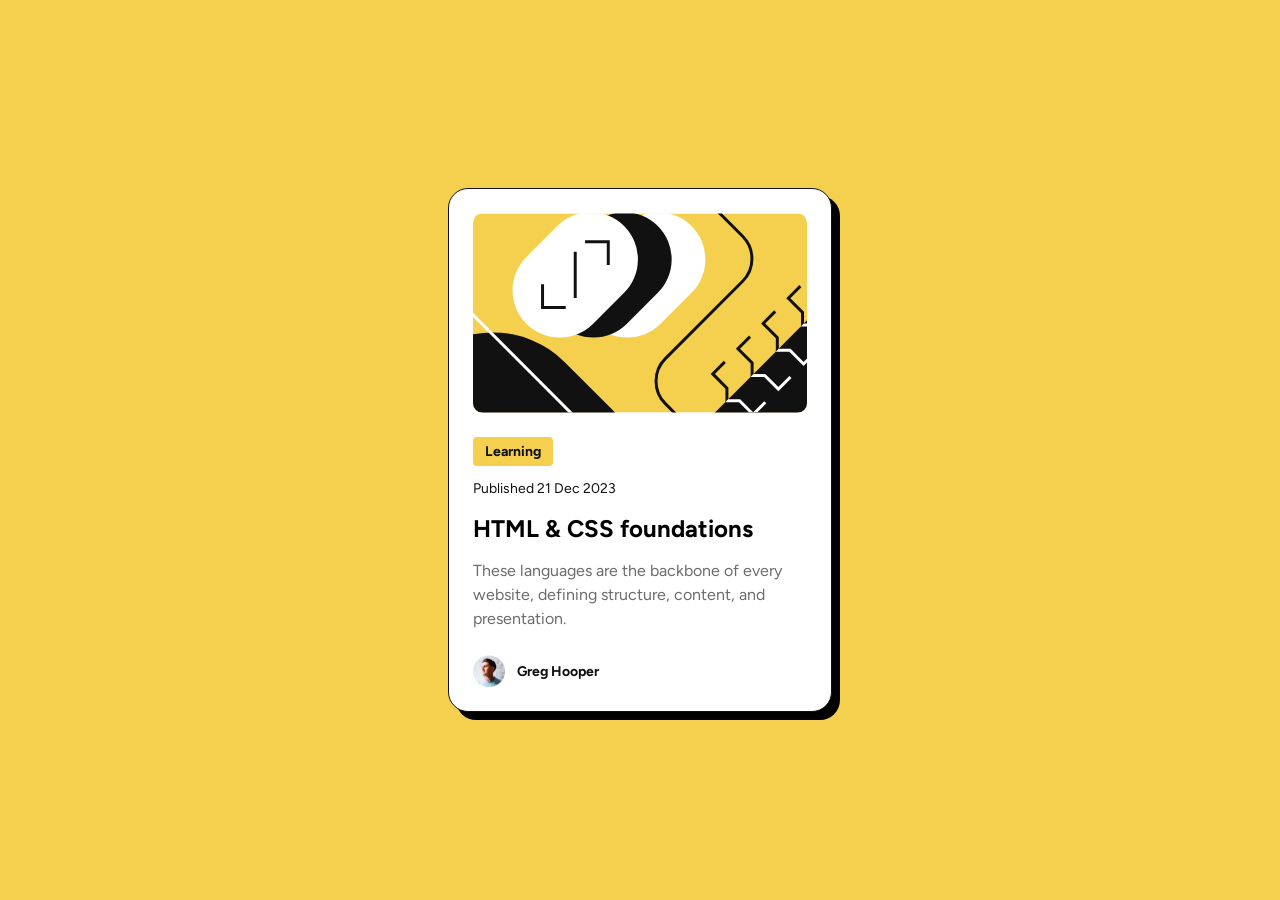
<file: 02-blog-preview-card/index.html>
<!doctype html>
<html lang="en">
  <head>
    <meta charset="UTF-8" />
    <meta name="viewport" content="width=device-width, initial-scale=1.0" />
    <!-- displays site properly based on user's device -->

    <link
      rel="icon"
      type="image/png"
      sizes="32x32"
      href="./assets/images/favicon-32x32.png"
    />

    <title>Frontend Mentor | Blog preview card</title>

    <link rel="preconnect" href="https://fonts.googleapis.com" />
    <link rel="preconnect" href="https://fonts.gstatic.com" crossorigin />
    <link
      href="https://fonts.googleapis.com/css2?family=Figtree:ital,wght@0,300..900;1,300..900&display=swap"
      rel="stylesheet"
    />

    <link rel="stylesheet" href="./css/styles.css" />
  </head>

  <body>
    <main>
      <img
        class="card-image"
        src="assets/images/illustration-article.svg"
        alt=""
      />

      <div class="card-content">
        <p class="card-tag">Learning</p>
        <time>Published 21 Dec 2023</time>
        <h1><a href="#">HTML & CSS foundations</a></h1>
        <p class="card-description">
          These languages are the backbone of every website, defining structure,
          content, and presentation.
        </p>
      </div>

      <div class="card-author">
        <img
          class="card-author-img"
          src="./assets/images/image-avatar.webp"
          alt="Greg Hooper"
        />
        <p class="card-author-name">Greg Hooper</p>
      </div>
    </main>
  </body>
</html>
</file>
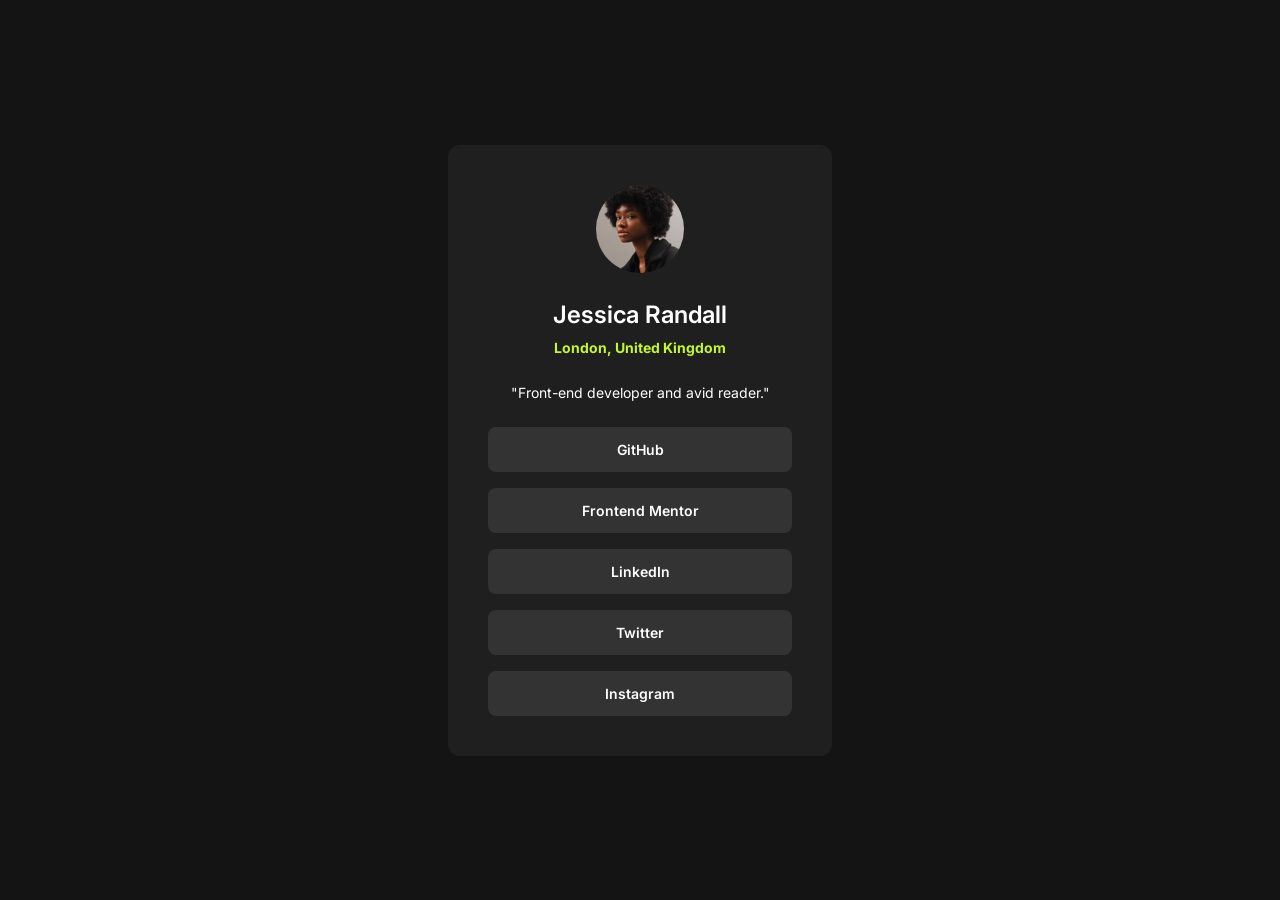
<file: 03-social-links-profile/index.html>
<!doctype html>
<html lang="en">
  <head>
    <meta charset="UTF-8" />
    <meta name="viewport" content="width=device-width, initial-scale=1.0" />
    <!-- displays site properly based on user's device -->

    <link
      rel="icon"
      type="image/png"
      sizes="32x32"
      href="./assets/images/favicon-32x32.png"
    />

    <title>Frontend Mentor | Social links profile</title>

    <link rel="preconnect" href="https://fonts.googleapis.com" />
    <link rel="preconnect" href="https://fonts.gstatic.com" crossorigin />
    <link
      href="https://fonts.googleapis.com/css2?family=Inter:ital,opsz,wght@0,14..32,100..900;1,14..32,100..900&display=swap"
      rel="stylesheet"
    />

    <link rel="stylesheet" href="./css/styles.css" />
  </head>

  <body>
    <main>
      <img
        class="profile-img"
        src="./assets/images/avatar-jessica.jpeg"
        alt="Jessica Randall"
      />

      <div class="name-location">
        <h1>Jessica Randall</h1>
        <p class="location">London, United Kingdom</p>
      </div>

      <p>"Front-end developer and avid reader."</p>

      <ul class="links">
        <li><a href="#">GitHub</a></li>
        <li><a href="#">Frontend Mentor</a></li>
        <li><a href="#">LinkedIn</a></li>
        <li><a href="#">Twitter</a></li>
        <li><a href="#">Instagram</a></li>
      </ul>
    </main>
  </body>
</html>
</file>
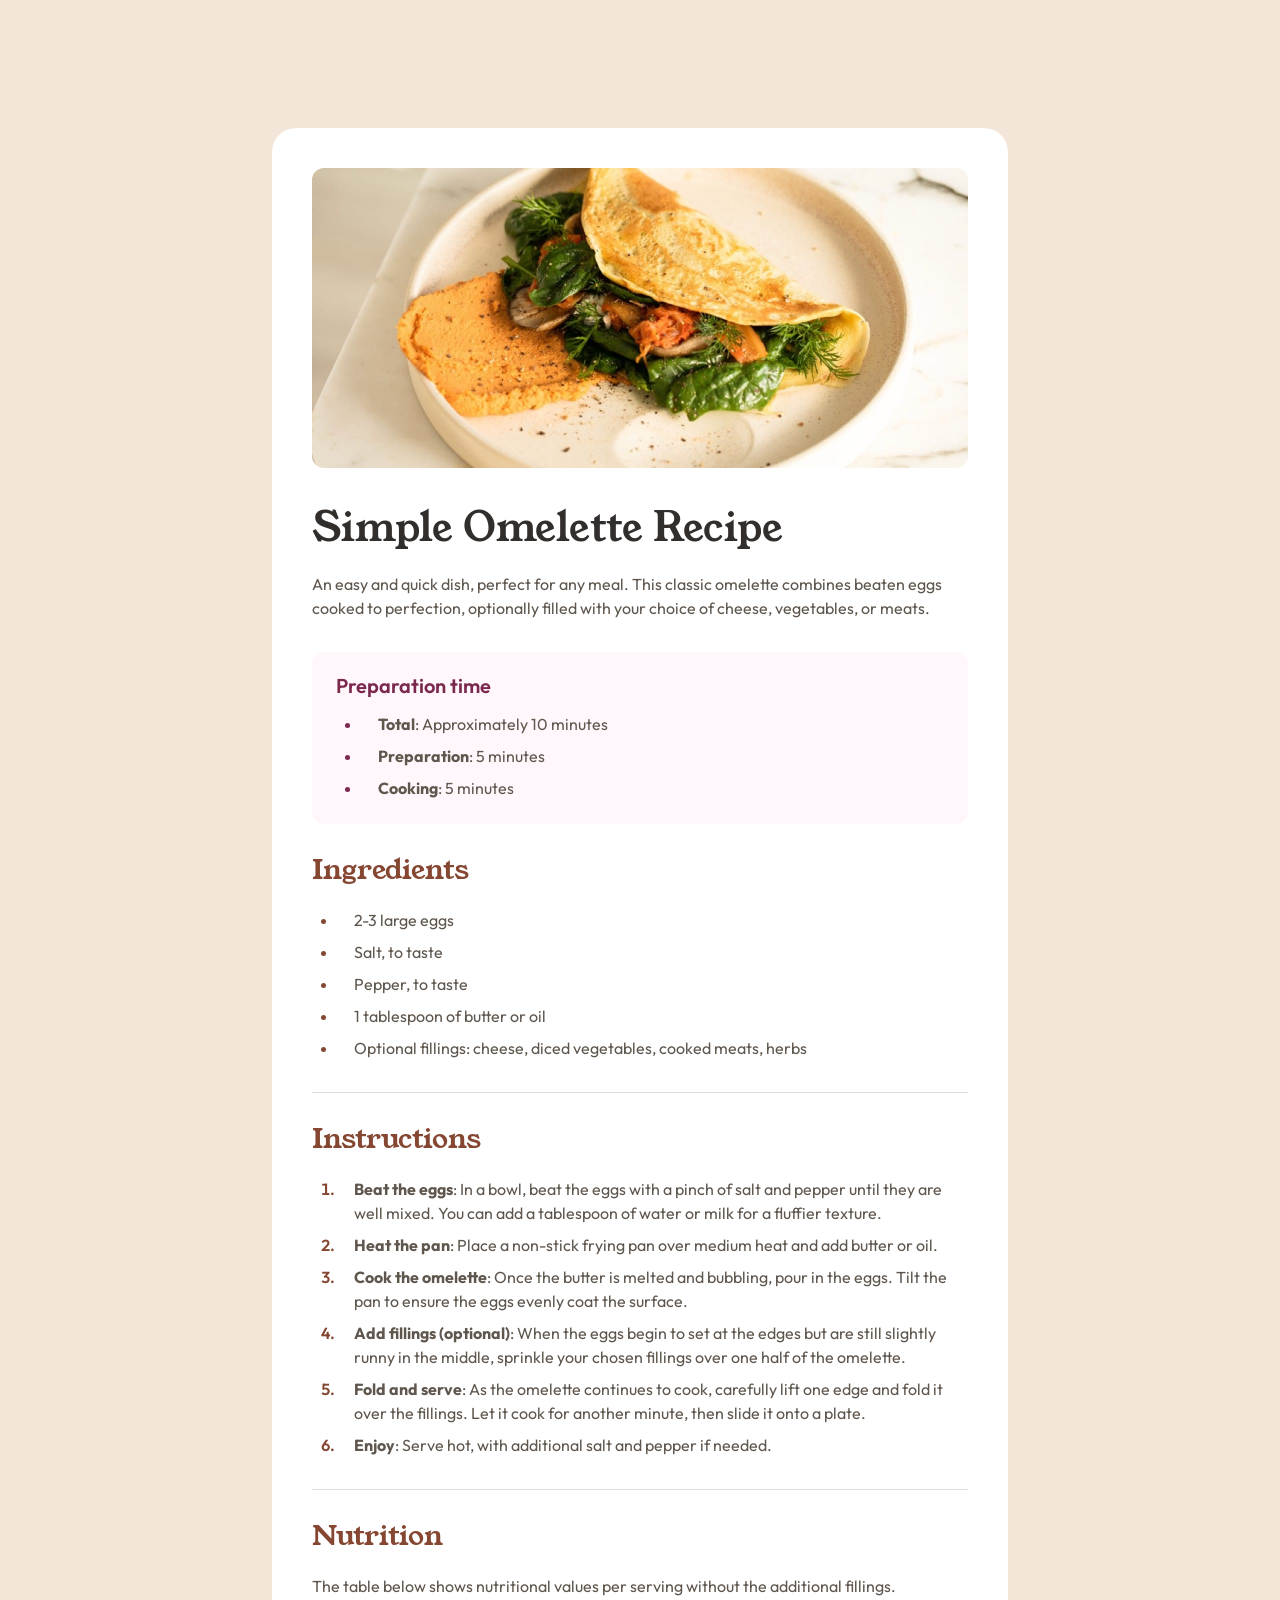
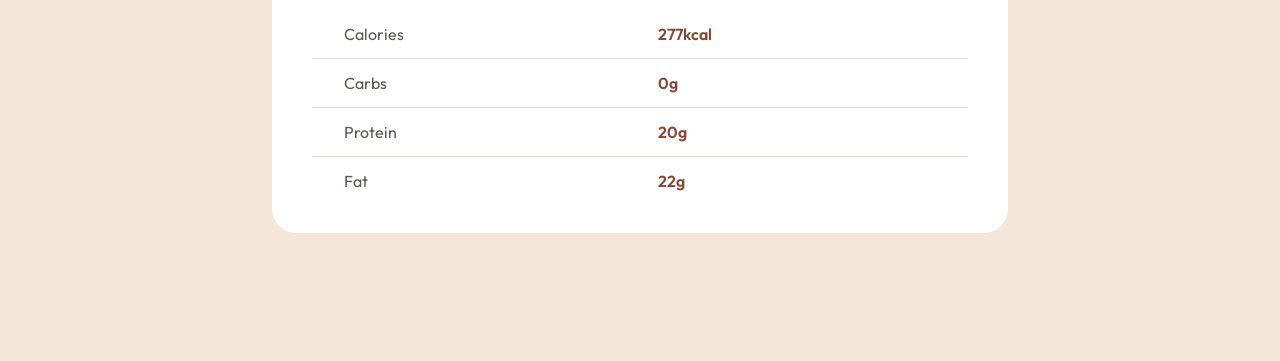
<file: 04-recipe-page/index.html>
<!doctype html>
<html lang="en">
  <head>
    <meta charset="UTF-8" />
    <meta name="viewport" content="width=device-width, initial-scale=1.0" />
    <!-- displays site properly based on user's device -->

    <link
      rel="icon"
      type="image/png"
      sizes="32x32"
      href="./assets/images/favicon-32x32.png"
    />

    <title>Frontend Mentor | Recipe page</title>

    <link rel="preconnect" href="https://fonts.googleapis.com" />
    <link rel="preconnect" href="https://fonts.gstatic.com" crossorigin />
    <link
      href="https://fonts.googleapis.com/css2?family=Young+Serif&display=swap"
      rel="stylesheet"
    />
    <link
      href="https://fonts.googleapis.com/css2?family=Outfit:wght@100..900&display=swap"
      rel="stylesheet"
    />

    <link rel="stylesheet" href="./css/styles.css" />
  </head>

  <body>
    <main>
      <img
        src="./assets/images/image-omelette.jpeg"
        alt="Omelette with vegetables on a plate"
      />

      <header>
        <h1>Simple Omelette Recipe</h1>
        <p>
          An easy and quick dish, perfect for any meal. This classic omelette
          combines beaten eggs cooked to perfection, optionally filled with your
          choice of cheese, vegetables, or meats.
        </p>
      </header>

      <article>
        <section class="preparation-time">
          <h2 class="preparation-time-title">Preparation time</h2>
          <ul>
            <li><strong>Total</strong>: Approximately 10 minutes</li>
            <li><strong>Preparation</strong>: 5 minutes</li>
            <li><strong>Cooking</strong>: 5 minutes</li>
          </ul>
        </section>

        <section class="ingredients">
          <h2>Ingredients</h2>
          <ul>
            <li>2-3 large eggs</li>
            <li>Salt, to taste</li>
            <li>Pepper, to taste</li>
            <li>1 tablespoon of butter or oil</li>
            <li>
              Optional fillings: cheese, diced vegetables, cooked meats, herbs
            </li>
          </ul>
        </section>

        <hr />

        <section class="instructions">
          <h2>Instructions</h2>
          <ol>
            <li>
              <strong>Beat the eggs</strong>: In a bowl, beat the eggs with a
              pinch of salt and pepper until they are well mixed. You can add a
              tablespoon of water or milk for a fluffier texture.
            </li>
            <li>
              <strong>Heat the pan</strong>: Place a non-stick frying pan over
              medium heat and add butter or oil.
            </li>
            <li>
              <strong>Cook the omelette</strong>: Once the butter is melted and
              bubbling, pour in the eggs. Tilt the pan to ensure the eggs evenly
              coat the surface.
            </li>
            <li>
              <strong>Add fillings (optional)</strong>: When the eggs begin to
              set at the edges but are still slightly runny in the middle,
              sprinkle your chosen fillings over one half of the omelette.
            </li>
            <li>
              <strong>Fold and serve</strong>: As the omelette continues to
              cook, carefully lift one edge and fold it over the fillings. Let
              it cook for another minute, then slide it onto a plate.
            </li>
            <li>
              <strong>Enjoy</strong>: Serve hot, with additional salt and pepper
              if needed.
            </li>
          </ol>
        </section>

        <hr />

        <section class="nutrition">
          <h2>Nutrition</h2>
          <p>
            The table below shows nutritional values per serving without the
            additional fillings.
          </p>
          <table>
            <tr>
              <td class="nutrient">Calories</td>
              <td class="amount">277kcal</td>
            </tr>
            <tr>
              <td class="nutrient">Carbs</td>
              <td class="amount">0g</td>
            </tr>
            <tr>
              <td class="nutrient">Protein</td>
              <td class="amount">20g</td>
            </tr>
            <tr>
              <td class="nutrient">Fat</td>
              <td class="amount">22g</td>
            </tr>
          </table>
        </section>
      </article>
    </main>
  </body>
</html>
</file>
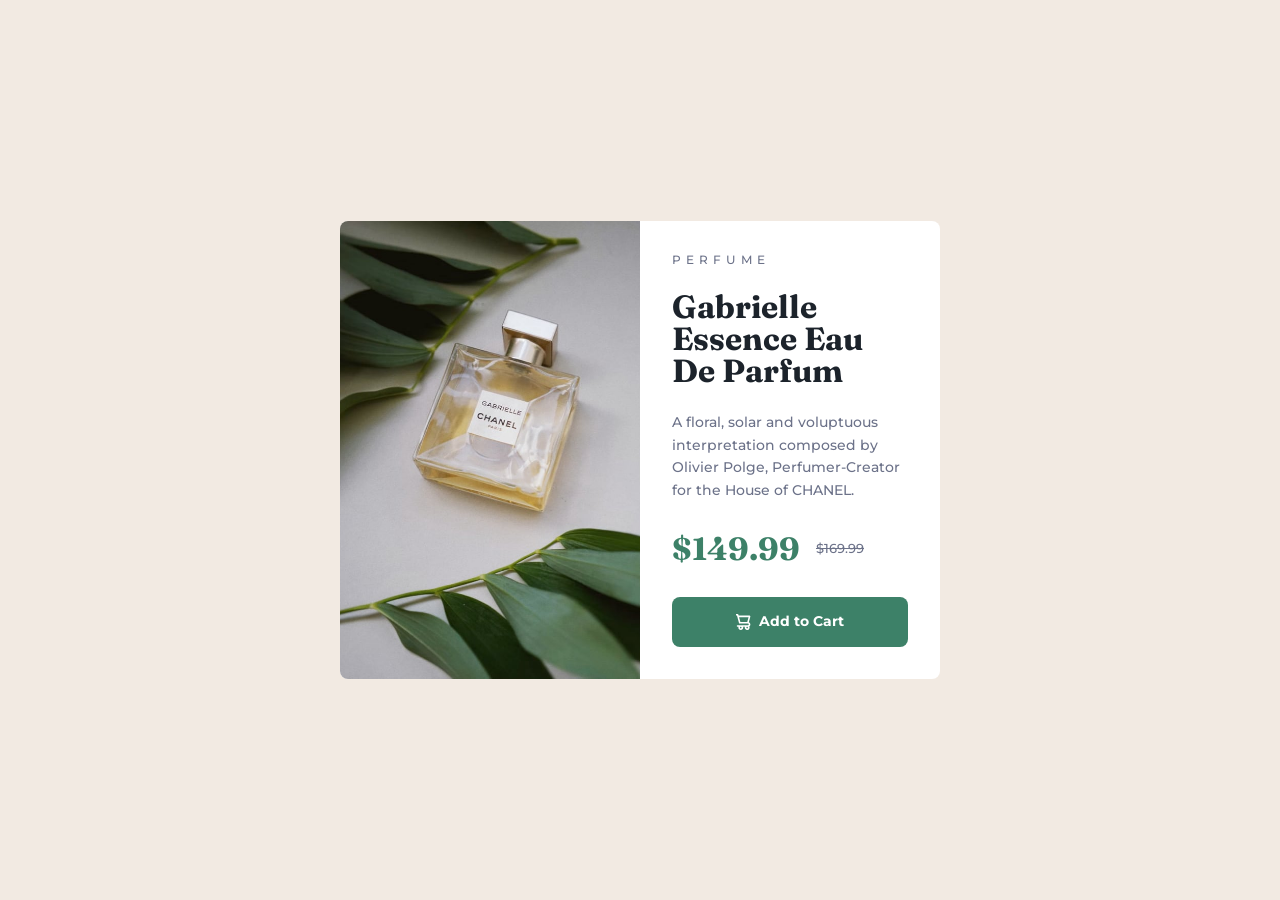
<file: 05-product-preview-card-component/index.html>
<!doctype html>
<html lang="en">
  <head>
    <meta charset="UTF-8" />
    <meta name="viewport" content="width=device-width, initial-scale=1.0" />
    <!-- displays site properly based on user's device -->

    <link
      rel="icon"
      type="image/png"
      sizes="32x32"
      href="./images/favicon-32x32.png"
    />

    <title>Frontend Mentor | Product preview card component</title>

    <link rel="preconnect" href="https://fonts.googleapis.com" />
    <link rel="preconnect" href="https://fonts.gstatic.com" crossorigin />
    <link
      href="https://fonts.googleapis.com/css2?family=Fraunces:opsz,wght@9..144,700&family=Montserrat:wght@500;700&display=swap"
      rel="stylesheet"
    />

    <link rel="stylesheet" href="./css/styles.css" />
  </head>
  <body>
    <main>
      <picture>
        <source
          media="(max-width:624px)"
          srcset="./images/image-product-mobile.jpg"
        />
        <img
          class="product-image"
          src="./images/image-product-desktop.jpg"
          alt="A glass perfume bottle lying among green leaves"
        />
      </picture>

      <article>
        <div class="product-info">
          <p class="product-tag">PERFUME</p>
          <h1 class="product-name">Gabrielle Essence Eau De Parfum</h1>
          <p class="product-description">
            A floral, solar and voluptuous interpretation composed by Olivier
            Polge, Perfumer-Creator for the House of CHANEL.
          </p>
        </div>

        <div class="product-price">
          <p class="product-price-value">$149.99</p>
          <s class="product-price-value-original">$169.99</s>
        </div>

        <button class="purchase-button">
          <img class="cart-icon" src="./images/icon-cart.svg" alt="" />Add to
          Cart
        </button>
      </article>
    </main>
  </body>
</html>
</file>
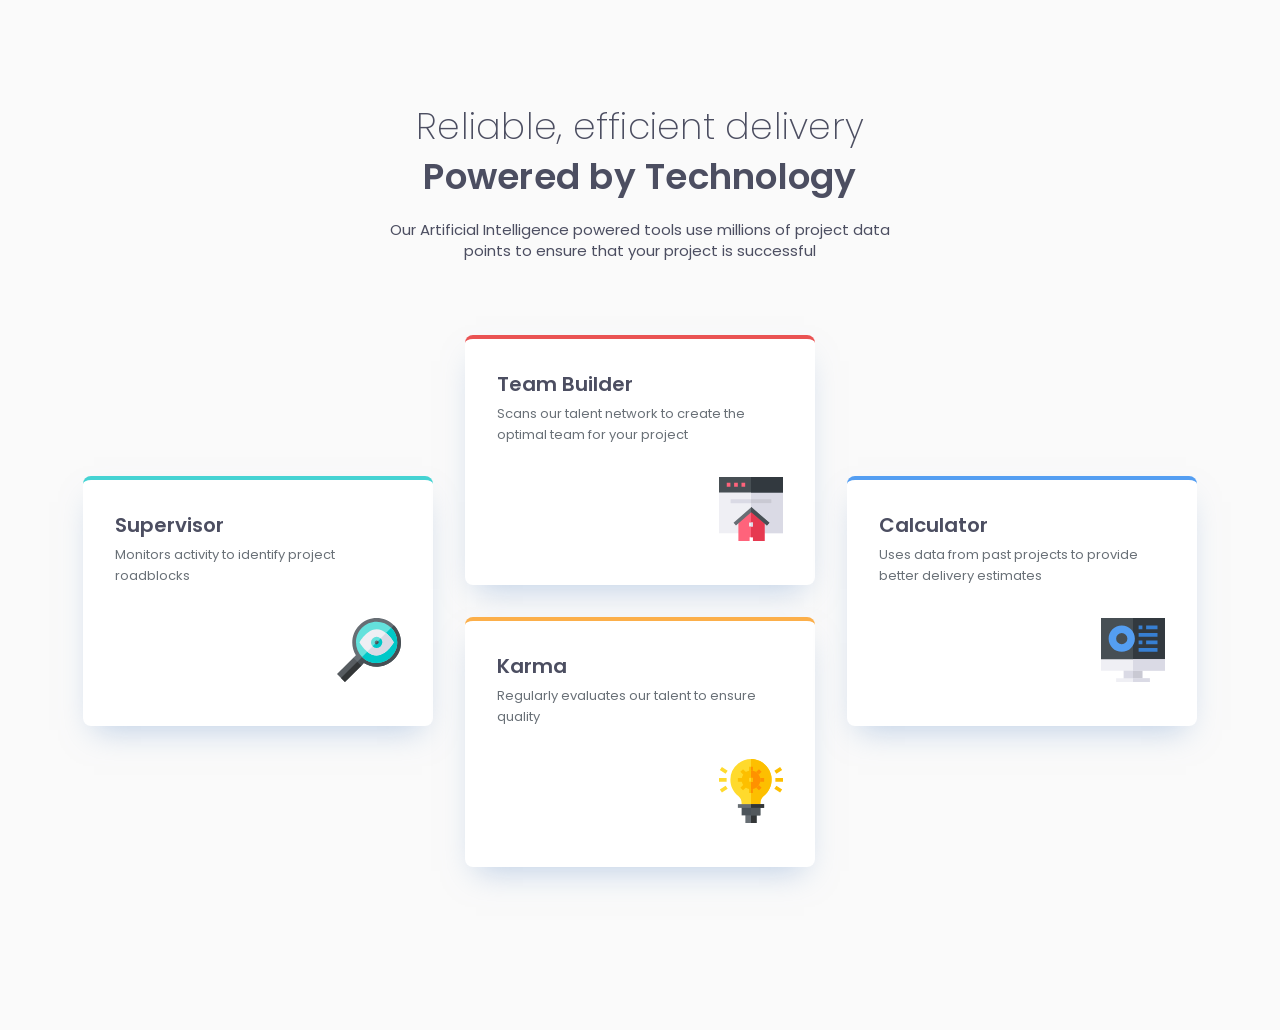
<file: 06-four-card-feature-section/index.html>
<!doctype html>
<html lang="en">
  <head>
    <meta charset="UTF-8" />
    <meta name="viewport" content="width=device-width, initial-scale=1.0" />
    <!-- displays site properly based on user's device -->

    <title>Frontend Mentor | Four card feature section</title>

    <link
      rel="icon"
      type="image/png"
      sizes="32x32"
      href="./images/favicon-32x32.png"
    />

    <link rel="preconnect" href="https://fonts.googleapis.com" />
    <link rel="preconnect" href="https://fonts.gstatic.com" crossorigin />
    <link
      href="https://fonts.googleapis.com/css2?family=Poppins:wght@200;400;600&display=swap"
      rel="stylesheet"
    />

    <link rel="stylesheet" href="./css/styles.css" />
  </head>

  <body>
    <header>
      <h1>
        Reliable, efficient delivery<br /><strong>Powered by Technology</strong>
      </h1>

      <p class="title-description">
        Our Artificial Intelligence powered tools use millions of project data
        points to ensure that your project is successful
      </p>
    </header>

    <main>
      <section class="card card-supervisor">
        <div class="card-info">
          <h2 class="card-title">Supervisor</h2>
          <p class="card-description">
            Monitors activity to identify project roadblocks
          </p>
        </div>
        <img class="card-image" src="./images/icon-supervisor.svg" alt="" />
      </section>
      <section class="card card-teambuilder">
        <div class="card-info">
          <h2 class="card-title">Team Builder</h2>
          <p class="card-description">
            Scans our talent network to create the optimal team for your project
          </p>
        </div>
        <img class="card-image" src="./images/icon-team-builder.svg" alt="" />
      </section>
      <section class="card card-karma">
        <div class="card-info">
          <h2 class="card-title">Karma</h2>
          <p class="card-description">
            Regularly evaluates our talent to ensure quality
          </p>
        </div>
        <img class="card-image" src="./images/icon-karma.svg" alt="" />
      </section>
      <section class="card card-calculator">
        <div class="card-info">
          <h2 class="card-title">Calculator</h2>
          <p class="card-description">
            Uses data from past projects to provide better delivery estimates
          </p>
        </div>
        <img class="card-image" src="./images/icon-calculator.svg" alt="" />
      </section>
    </main>
  </body>
</html>
</file>
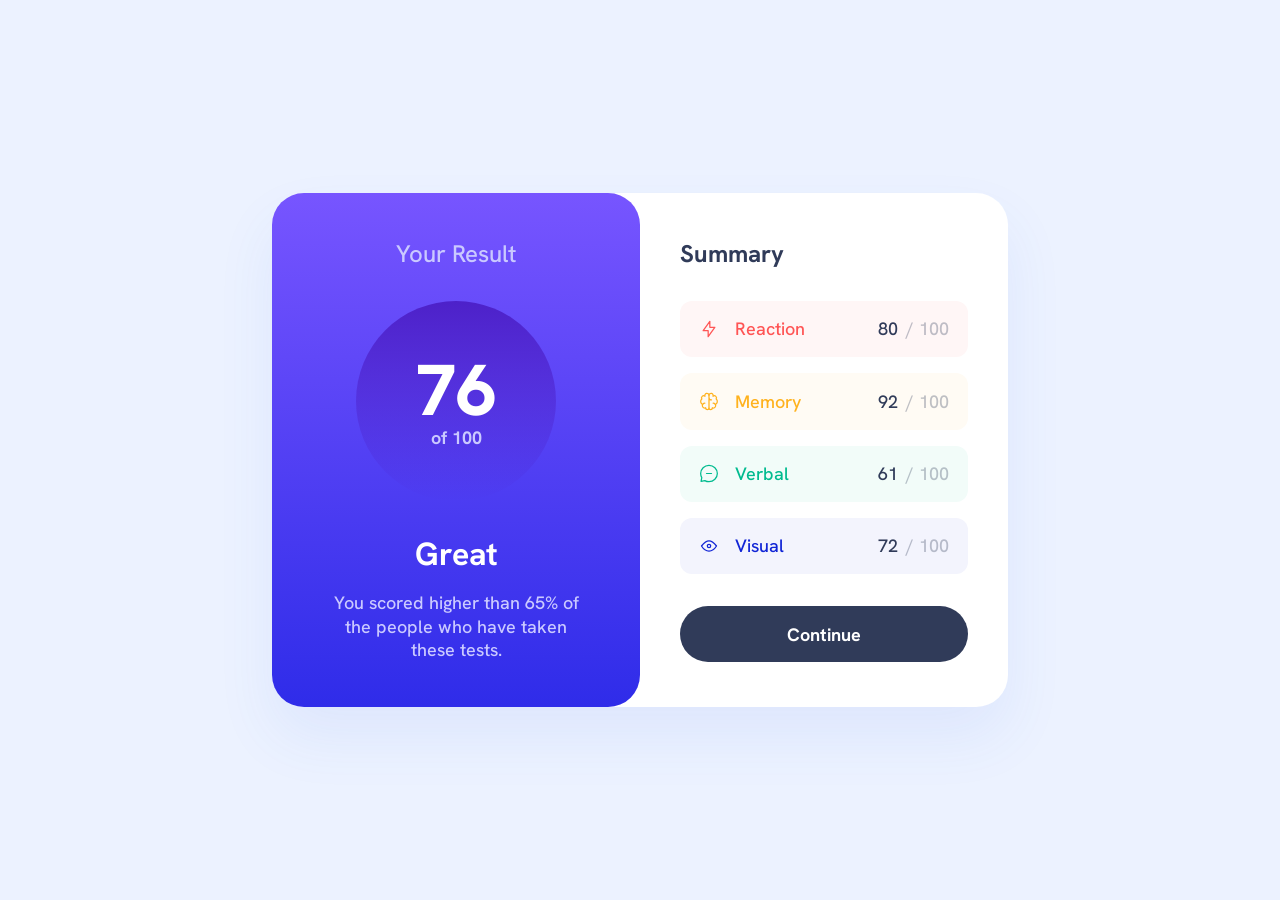
<file: 07-results-summary-component/index.html>
<!doctype html>
<html lang="en">
  <head>
    <meta charset="UTF-8" />
    <meta name="viewport" content="width=device-width, initial-scale=1.0" />
    <!-- displays site properly based on user's device -->

    <link
      rel="icon"
      type="image/png"
      sizes="32x32"
      href="./assets/images/favicon-32x32.png"
    />

    <title>Frontend Mentor | Results summary component</title>
    <link rel="preconnect" href="https://fonts.googleapis.com" />
    <link rel="preconnect" href="https://fonts.gstatic.com" crossorigin />
    <link
      href="https://fonts.googleapis.com/css2?family=Hanken+Grotesk:ital,wght@0,100..900;1,100..900&display=swap"
      rel="stylesheet"
    />

    <link rel="stylesheet" href="./css/styles.css" />
  </head>
  <body>
    <main>
      <div class="result">
        <p class="result-tag">Your Result</p>
        <div class="result-score">
          <p class="result-score-number">76</p>
          <p class="result-score-total">of 100</p>
        </div>

        <div class="result-content">
          <h1 class="result-mark">Great</h1>
          <p class="result-description">
            You scored higher than 65% of the people who have taken these tests.
          </p>
        </div>
      </div>

      <div class="summary">
        <h2 class="summary-tag">Summary</h2>
        <ul class="summary-content">
          <li class="summary-content-section summary-content-reaction">
            <div class="summary-content-name">
              <img src="./assets/images/icon-reaction.svg" alt="" />
              <p>Reaction</p>
            </div>
            <div class="summary-content-score">
              <p class="summary-content-score-number">80</p>
              <p class="summary-content-score-total">/ 100</p>
            </div>
          </li>
          <li class="summary-content-section summary-content-memory">
            <div class="summary-content-name">
              <img src="./assets/images/icon-memory.svg" alt="" />
              <p>Memory</p>
            </div>
            <div class="summary-content-score">
              <p class="summary-content-score-number">92</p>
              <p class="summary-content-score-total">/ 100</p>
            </div>
          </li>
          <li class="summary-content-section summary-content-verbal">
            <div class="summary-content-name">
              <img src="./assets/images/icon-verbal.svg" alt="" />
              <p>Verbal</p>
            </div>
            <div class="summary-content-score">
              <p class="summary-content-score-number">61</p>
              <p class="summary-content-score-total">/ 100</p>
            </div>
          </li>
          <li class="summary-content-section summary-content-visual">
            <div class="summary-content-name">
              <img src="./assets/images/icon-visual.svg" alt="" />
              <p>Visual</p>
            </div>
            <div class="summary-content-score">
              <p class="summary-content-score-number">72</p>
              <p class="summary-content-score-total">/ 100</p>
            </div>
          </li>
        </ul>

        <button class="btn-continue">Continue</button>
      </div>
    </main>
  </body>
</html>
</file>
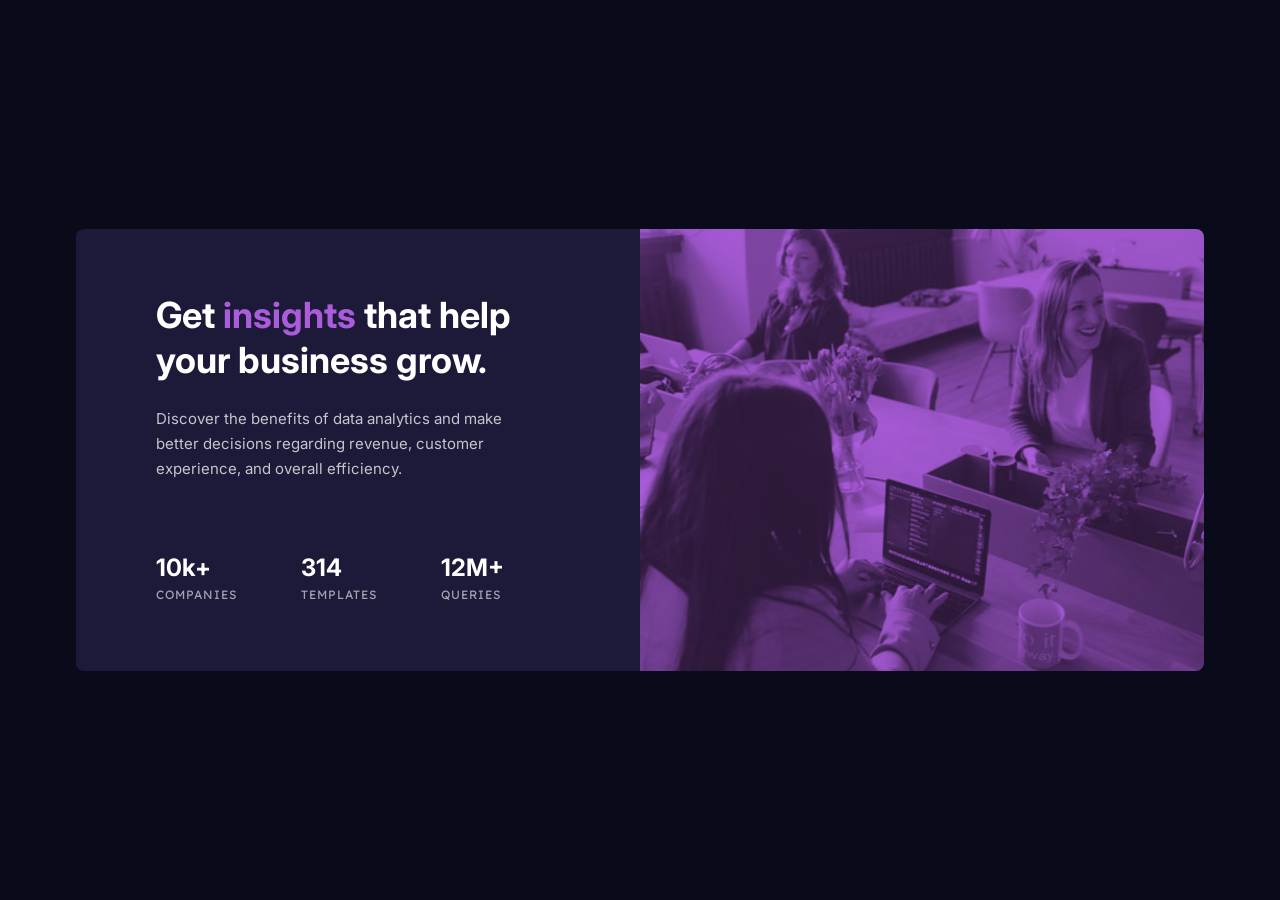
<file: 08-stats-preview-card-component/index.html>
<!doctype html>
<html lang="en">
  <head>
    <meta charset="UTF-8" />
    <meta name="viewport" content="width=device-width, initial-scale=1.0" />
    <!-- displays site properly based on user's device -->

    <link
      rel="icon"
      type="image/png"
      sizes="32x32"
      href="./images/favicon-32x32.png"
    />

    <title>Frontend Mentor | Stats preview card component</title>

    <link rel="preconnect" href="https://fonts.googleapis.com" />
    <link rel="preconnect" href="https://fonts.gstatic.com" crossorigin />
    <link
      href="https://fonts.googleapis.com/css2?family=Inter:ital,opsz,wght@0,14..32,100..900;1,14..32,100..900&family=Lexend+Deca:wght@100..900&display=swap"
      rel="stylesheet"
    />
    <link rel="stylesheet" href="./css/styles.css" />
  </head>

  <body>
    <main>
      <div class="card-banner">
        <picture class="card-picture">
          <source
            media="(min-width: 1192px)"
            srcset="./images/image-header-desktop.jpg"
          />
          <img
            class="card-image"
            src="./images/image-header-mobile.jpg"
            alt=""
          />
        </picture>
      </div>

      <div class="card-content">
        <div class="card-description">
          <h1 class="card-description-main">
            Get <span class="card-description-accent">insights</span> that help
            your business grow.
          </h1>
          <p class="card-description-sub">
            Discover the benefits of data analytics and make better decisions
            regarding revenue, customer experience, and overall efficiency.
          </p>
        </div>
        <ul class="card-states">
          <li class="card-states-session">
            <p class="card-states-session-number">10k+</p>
            <p class="card-states-session-subject">companies</p>
          </li>
          <li class="card-states-session">
            <p class="card-states-session-number">314</p>
            <p class="card-states-session-subject">templates</p>
          </li>
          <li class="card-states-session">
            <p class="card-states-session-number">12M+</p>
            <p class="card-states-session-subject">queries</p>
          </li>
        </ul>
      </div>
    </main>
  </body>
</html>
</file>
<file: 02-blog-preview-card/css/styles.css>
:root {
  --yellow: #f4d04e;
  --gray-500: #6b6b6b;
  --gray-950: #111111;
  --white: #ffffff;
}

*,
*::before,
*::after {
  box-sizing: border-box;
}
* {
  margin: 0;
}

html {
  height: 100%;
}

body {
  display: flex;
  flex-direction: column;
  justify-content: center;
  align-items: center;
  padding: 24px;
  background: var(--yellow);
  min-height: 100%;
  font-family: "Figtree", sans-serif;
}

p {
  font-size: 14px;
  line-height: 1.5;
  color: var(--gray-950);
}

main {
  display: flex;
  flex-direction: column;
  align-items: flex-start;
  padding: 24px;
  gap: 24px;
  max-width: 384px;
  background-color: var(--white);
  border: 1px solid var(--gray-950);
  border-radius: 20px;
  box-shadow: 8px 8px 0px 0px rgba(0, 0, 0, 1);
}

.card-image {
  height: 200px;
  max-width: 100%;
  object-fit: cover;
  border-radius: 10px;
}

.card-content {
  display: flex;
  flex-direction: column;
  align-items: flex-start;
  gap: 12px;
}

.card-tag {
  padding: 4px 12px;
  border-radius: 4px;
  background-color: var(--yellow);
  font-weight: bold;
}
time {
  font-size: 14px;
  line-height: 1.5;
  color: var(--gray-950);
}
h1 {
  font-size: 24px;
  font-weight: bold;
  line-height: 1.5;
}
h1 a {
  color: inherit;
  text-decoration: none;
}
h1 a:hover,
h1 a:focus {
  color: var(--yellow);
}
.card-description {
  font-size: 16px;
  line-height: 1.5;
  color: var(--gray-500);
}

.card-author {
  display: flex;
  align-items: center;
  gap: 12px;
}
.card-author-img {
  width: 32px;
}
.card-author-name {
  font-weight: bold;
}

@media (max-width: 432px) {
  h1 {
    font-size: 20px;
  }
  .card-description {
    font-size: 14px;
  }
  .card-tag {
    font-size: 12px;
  }
  time {
    font-size: 12px;
  }
}
</file>
<file: 03-social-links-profile/css/styles.css>
:root {
  --green: #c4f82a;
  --gray-700: #333333;
  --gray-800: #1f1f1f;
  --gray-900: #141414;
  --white: #ffffff;
}

*,
*::before,
*::after {
  box-sizing: border-box;
}
* {
  margin: 0;
}

html {
  height: 100%;
}

body {
  display: flex;
  flex-direction: column;
  justify-content: center;
  align-items: center;
  padding: 24px;
  background-color: var(--gray-900);
  min-height: 100%;
  font-family: "Inter", sans-serif;
  line-height: 1.5;
  color: var(--white);
}

p {
  font-size: 14px;
}

main {
  display: flex;
  flex-direction: column;
  align-items: center;
  gap: 24px;
  width: 100%;
  max-width: 384px;
  padding: 40px;
  border-radius: 12px;
  background-color: var(--gray-800);
  text-align: center;
}

.profile-img {
  width: 88px;
  border-radius: 50%;
}

.name-location {
  display: flex;
  flex-direction: column;
  align-items: center;
  gap: 4px;
}

h1 {
  font-size: 24px;
  font-weight: 600;
}

.location {
  font-weight: 700;
  color: var(--green);
}

.links {
  display: flex;
  flex-direction: column;
  gap: 16px;
  width: 100%;
  padding: 0px;
  list-style: none;
}
li {
  display: flex;
}
a {
  padding: 12px;
  width: 100%;
  border-radius: 8px;
  font-size: 14px;
  font-weight: 600;
  background-color: var(--gray-700);
  color: inherit;
  text-decoration: none;
}
a:hover,
a:focus {
  background-color: var(--green);
  color: var(--gray-700);
}

@media (max-width: 432px) {
  main {
    padding: 24px;
  }
}
</file>
<file: 04-recipe-page/css/styles.css>
:root {
  --rose-800: #7a284e;
  --rose-50: #fff7fb;
  --stone-900: #312e2c;
  --stone-600: #5f564d;
  --stone-150: #e3ddd7;
  --stone-100: #f3e5d7;
  --brown-800: #854632;
  --white: #ffffff;
}

*,
*::before,
*::after {
  box-sizing: border-box;
}
* {
  margin: 0;
}

body {
  display: flex;
  flex-direction: column;
  align-items: center;
  padding: 128px 48px;
  background-color: var(--stone-100);
  font-family: "Outfit", sans-serif;
  line-height: 1.5;
  color: var(--stone-600);
}

h1 {
  font-family: "Young Serif", serif;
  font-size: 2.5rem;
  font-weight: 400;
  line-height: 1;
  color: var(--stone-900);
}
h2 {
  font-family: "Young Serif", serif;
  font-size: 1.75rem;
  font-weight: 400;
  line-height: 1;
  color: var(--brown-800);
}
hr {
  border: none;
  border-top: 1px solid var(--stone-150);
}
img {
  width: 100%;
  height: 300px;
  object-fit: cover;
  border-radius: 12px;
  margin-bottom: 8px;
}
ul,
ol {
  display: flex;
  flex-direction: column;
  padding-left: 26px;
  gap: 8px;
}
li {
  padding-left: 1rem;
}
table {
  width: 100%;
  border-collapse: collapse;
}

main {
  display: flex;
  flex-direction: column;
  gap: 32px;
  width: 100%;
  max-width: 736px;
  padding: 40px;
  border-radius: 24px;
  background-color: var(--white);
}
header {
  display: flex;
  flex-direction: column;
  gap: 24px;
}
article {
  display: flex;
  flex-direction: column;
  gap: 32px;
}
.preparation-time {
  display: flex;
  flex-direction: column;
  gap: 16px;
  padding: 24px;
  background-color: var(--rose-50);
  border-radius: 12px;
}
.preparation-time-title {
  font-family: "Outfit", sans-serif;
  font-size: 1.25rem;
  font-weight: 600;
  color: var(--rose-800);
}
.ingredients,
.instructions,
.nutrition {
  display: flex;
  flex-direction: column;
  gap: 24px;
}
li::marker {
  font-weight: 600;
  color: var(--brown-800);
}
.preparation-time li::marker {
  color: var(--rose-800);
}
tr:not(:last-child) {
  border-bottom: 1px solid var(--stone-150);
}
td {
  padding: 12px 0px;
}
tr:first-child td {
  padding-top: 0px;
}
tr:last-child td {
  padding-bottom: 0px;
}
.nutrient {
  padding-left: 32px;
  padding-right: 8px;
}
.amount {
  font-weight: 600;
  color: var(--brown-800);
  padding-left: 8px;
  padding-right: 32px;
}

@media (max-width: 600px) {
  body {
    padding: 0px;
  }
  main {
    padding: 0px;
    border-radius: 0px;
    padding-bottom: 40px;
  }
  header {
    padding: 0px 32px;
  }
  article {
    padding: 0px 32px;
  }
  img {
    border-radius: 0px;
    height: auto;
  }
  h1 {
    font-size: 2.25rem;
  }
}
</file>
<file: 05-product-preview-card-component/css/styles.css>
:root {
  --white: #ffffff;
  --black: #1c232b;
  --grey: #6c7289;
  --cream: #f2eae2;
  --green-500: #3d8168;
  --green-700: #1a4032;
}

*,
*::before,
*::after {
  box-sizing: border-box;
}
* {
  margin: 0;
}

body {
  display: flex;
  flex-direction: column;
  justify-content: center;
  align-items: center;
  min-height: 100vh;
  background-color: var(--cream);
  font-family: "Montserrat", sans-serif;
  font-weight: 500;
  color: var(--grey);
}

p {
  font-size: 0.875rem;
}

.product-name,
.product-price-value {
  font-family: "Fraunces", serif;
  font-size: 2rem;
  font-weight: 700;
  line-height: 1;
}

main {
  display: flex;
  width: 100%;
  max-width: 600px;
  border-radius: 8px;
  background-color: var(--white);
}
article {
  display: flex;
  flex-direction: column;
  gap: 32px;
  padding: 32px;
}

.product-image {
  display: block;
  width: 300px;
  height: 100%;
  object-fit: cover;
  border-radius: 8px 0px 0px 8px;
}
.product-info {
  display: flex;
  flex-direction: column;
  gap: 24px;
}
.product-tag {
  font-size: 0.75rem;
  line-height: 1.2;
  letter-spacing: 0.3125rem;
}
.product-name {
  color: var(--black);
}
.product-description {
  line-height: 1.6;
}
.product-price {
  display: flex;
  align-items: center;
  gap: 16px;
}
.product-price-value {
  color: var(--green-500);
}
.product-price-value-original {
  font-size: 0.8125rem;
  line-height: 1.2;
}
.purchase-button {
  display: flex;
  justify-content: center;
  align-items: center;
  gap: 8px;
  min-height: 50px;
  border: none;
  border-radius: 8px;
  background-color: var(--green-500);
  font-family: inherit;
  font-size: 0.875rem;
  font-weight: 700;
  line-height: 1.1;
  color: var(--white);
  cursor: pointer;
}
.purchase-button:hover,
.purchase-button:focus {
  background-color: var(--green-700);
}

@media (max-width: 624px) {
  body {
    justify-content: flex-start;
    padding: 80px 12px;
  }
  main {
    flex-direction: column;
    max-width: 350px;
  }
  article {
    gap: 24px;
  }
  .product-image {
    width: 100%;
    border-radius: 8px 8px 0px 0px;
  }
}
</file>
<file: 06-four-card-feature-section/css/styles.css>
:root {
  --red: hsl(0, 78%, 62%);
  --cyan: hsl(180, 62%, 55%);
  --orange: hsl(34, 97%, 64%);
  --blue: hsl(212, 86%, 64%);
  --grey-500: hsl(234, 12%, 34%);
  --grey-400: hsl(212, 6%, 44%);
  --white: hsl(0, 0%, 100%);
}

*,
*::before,
*::after {
  box-sizing: border-box;
}
* {
  margin: 0;
}

body {
  display: flex;
  flex-direction: column;
  align-items: center;
  padding: 102px 0px 163px;
  gap: 74px;
  font-family: "Poppins", sans-serif;
  background-color: #fafafa;
}

h1 {
  font-size: 2.25rem;
  font-weight: 200;
  line-height: 1.4;
  letter-spacing: 0.25px;
  color: var(--grey-500);
}
strong {
  font-weight: 600;
}

header {
  display: flex;
  flex-direction: column;
  text-align: center;
  gap: 16px;
  max-width: 540px;
}
.title-description {
  font-size: 0.9375rem;
  line-height: 1.4;
  color: var(--grey-500);
}

main {
  display: grid;
  grid-template-columns: repeat(3, 1fr);
  gap: 32px;
  align-items: center;
  justify-items: center;
}
.card-info {
  display: flex;
  flex-direction: column;
  gap: 6px;
}
.card {
  display: flex;
  flex-direction: column;
  padding: 32px;
  gap: 32px;
  width: 350px;
  min-height: 250px;
  background-color: var(--white);
  border-radius: 8px;
  box-shadow: 0px 15px 30px -11px rgb(131 166 210 / 50%);
}
.card-supervisor {
  grid-column: 1;
  grid-row: 2/4;
  border-top: 4px solid var(--cyan);
}
.card-teambuilder {
  grid-column: 2;
  grid-row: 1/3;
  border-top: 4px solid var(--red);
}
.card-karma {
  grid-column: 2;
  grid-row: 3/5;
  border-top: 4px solid var(--orange);
}
.card-calculator {
  grid-column: 3;
  grid-row: 2/4;
  border-top: 4px solid var(--blue);
}
.card-title {
  font-size: 1.25rem;
  font-weight: 600;
  line-height: 1.35;
  color: var(--grey-500);
}
.card-description {
  font-size: 0.8125rem;
  line-height: 1.6;
  color: var(--grey-400);
}

.card-image {
  align-self: flex-end;
}

@media (max-width: 1178px) {
  main {
    grid-template-columns: repeat(4, 1fr);
  }
  .card {
    width: 314px;
  }
  .card-supervisor {
    grid-column: 1/3;
    grid-row: 2;
  }
  .card-teambuilder {
    grid-column: 2/4;
    grid-row: 1;
  }
  .card-karma {
    grid-column: 3/5;
    grid-row: 2;
  }
  .card-calculator {
    grid-column: 2/4;
    grid-row: 3;
  }
}
@media (max-width: 724px) {
  body {
    padding: 56px 30px 46px 30px;
    gap: 60px;
  }
  h1 {
    font-size: 1.5rem;
  }
  header {
    max-width: 326px;
  }
  main {
    display: flex;
    flex-direction: column;
  }
  .card {
    max-width: 314px;
    width: 100%;
  }
}
</file>
<file: 07-results-summary-component/css/styles.css>
:root {
  --white: #ffffff;
  --navy-950: #303b59;
  --navy-200: #cac9ff;
  --navy-50: #ecf2ff;
  --blue-800: #1125d6;
  --blue-50: #f3f4fd;
  --yellow-400: #ffb21e;
  --yellow-40: #fffbf4;
  --red-400: #ff5555;
  --red-50: #fff6f6;
  --green-400: #00bb8f;
  --green-50: #f2fcf9;
  --gradient-1-1: #4d21c9;
  --gradient-1-2: #2521c900;
  --gradient-2-1: #7755ff;
  --gradient-2-2: #2f2ce9;
}

*,
*::before,
*::after {
  box-sizing: border-box;
}
* {
  margin: 0;
}

body {
  display: flex;
  flex-direction: column;
  justify-content: center;
  align-items: center;
  min-height: 100vh;
  font-family: "Hanken Grotesk", sans-serif;
  background-color: var(--navy-50);
}

p {
  font-size: 1.125rem;
  line-height: 1.3;
  font-weight: 500;
}

main {
  display: flex;
  max-width: 736px;
  width: 100%;
  border-radius: 32px;
  box-shadow: 0 30px 60px 0 #3d6cec15;
  background-color: var(--white);
}

.result {
  display: flex;
  flex-direction: column;
  align-items: center;
  padding: 45px 54px;
  gap: 32px;
  max-width: 368px;
  width: 100%;
  border-radius: 32px;
  background: linear-gradient(
    to bottom,
    var(--gradient-2-1),
    var(--gradient-2-2)
  );
}
.result-tag {
  font-size: 1.5rem;
  color: var(--navy-200);
}
.result-score {
  display: flex;
  flex-direction: column;
  justify-content: center;
  text-align: center;
  flex-shrink: 0;
  width: 200px;
  height: 200px;
  border-radius: 50%;
  background: linear-gradient(
    to bottom,
    var(--gradient-1-1),
    var(--gradient-1-2)
  );
}
.result-score-number {
  font-size: 4.5rem;
  font-weight: 800;
  line-height: 1;
  color: var(--white);
}
.result-score-total {
  font-weight: 700;
  color: var(--navy-200);
}
.result-content {
  display: flex;
  flex-direction: column;
  text-align: center;
  gap: 16px;
}
.result-mark {
  font-size: 2rem;
  color: var(--white);
}
.result-description {
  color: var(--navy-200);
}
.summary {
  display: flex;
  flex-direction: column;
  padding: 44.5px 40px;
  gap: 32px;
  max-width: 368px;
  width: 100%;
}
.summary-tag {
  font-size: 1.5rem;
  font-weight: 700;
  color: var(--navy-950);
}
.summary-content {
  display: flex;
  flex-direction: column;
  gap: 16px;
  padding: 0;
  list-style-type: none;
}
.summary-content-section {
  display: flex;
  justify-content: space-between;
  padding: 16.5px 19px;
  border-radius: 12px;
}
.summary-content-name {
  display: flex;
  gap: 16px;
}
.summary-content-score {
  display: flex;
  gap: 8px;
  font-weight: 700;
}
.summary-content-score-number {
  color: var(--navy-950);
}
.summary-content-score-total {
  color: #303b5950;
}
.summary-content-reaction {
  background-color: var(--red-50);
  color: var(--red-400);
}
.summary-content-memory {
  background-color: var(--yellow-40);
  color: var(--yellow-400);
}
.summary-content-verbal {
  background-color: var(--green-50);
  color: var(--green-400);
}
.summary-content-visual {
  background-color: var(--blue-50);
  color: var(--blue-800);
}
.btn-continue {
  height: 56px;
  border: none;
  border-radius: 128px;
  background-color: var(--navy-950);
  font-family: inherit;
  font-size: 1.125rem;
  line-height: 1.3;
  font-weight: 700;
  color: var(--white);
  cursor: pointer;
}
.btn-continue:hover,
.btn-continue:focus-visible {
  background: linear-gradient(
    to bottom,
    var(--gradient-2-1),
    var(--gradient-2-2)
  );
}
@media (max-width: 800px) {
  main {
    max-width: 686px;
  }
  .result {
    max-width: 338px;
  }
  .summary {
    max-width: 348px;
  }
}
@media (max-width: 750px) {
  body {
    justify-content: flex-start;
  }
  p {
    font-size: 1rem;
  }
  main {
    flex-direction: column;
    max-width: 375px;
    border-radius: 0;
  }
  .result {
    padding: 32px 57.5px;
    gap: 24px;
    max-width: 375px;
    border-radius: 0 0 32px 32px;
  }
  .result-tag {
    font-size: 1.2rem;
  }
  .result-score {
    width: 140px;
    height: 140px;
  }
  .result-score-number {
    font-size: 3.5rem;
  }
  .result-mark {
    font-size: 1.5rem;
  }
  .result-content {
    gap: 8px;
  }
  .summary {
    margin: 24px 30px 30px 30px;
    padding: 0;
    width: auto;
  }
  .summary-tag {
    font-size: 1.2rem;
  }
}
</file>
<file: 08-stats-preview-card-component/css/styles.css>
:root {
  --white: #ffffff;
  --navy-950: hsl(233, 47%, 7%);
  --blue-950: hsl(244, 37%, 16%);
  --purple-500: hsl(277, 64%, 61%);

  --white-75: hsla(0, 0%, 100%, 0.75);
  --white-60: hsla(0, 0%, 100%, 0.6);
}

*,
*::before,
*::after {
  box-sizing: border-box;
}
* {
  margin: 0;
}

body {
  display: flex;
  flex-direction: column;
  align-items: center;
  padding: 88px 24px;
  min-height: 100vh;
  background-color: var(--navy-950);
  font-family: "Inter", sans-serif;
  color: var(--white);
}
main {
  display: flex;
  flex-direction: column;
  align-items: center;
  max-width: 327px;
  width: 100%;
}

.card-banner {
  width: 100%;
  border-radius: 8px 8px 0 0;
  background-color: var(--purple-500);
}
.card-picture {
  width: 100%;
  height: 100%;
}
.card-image {
  display: block;
  width: 100%;
  height: 100%;
  object-fit: cover;
  opacity: 0.75;
  mix-blend-mode: multiply;
}
.card-content {
  display: flex;
  flex-direction: column;

  padding: 32px;
  gap: 40px;
  width: 100%;
  background-color: var(--blue-950);
  border-radius: 0 0 8px 8px;
}
.card-description {
  display: flex;
  flex-direction: column;
  text-align: center;
  gap: 8px;
}
.card-description-accent {
  color: var(--purple-500);
}
.card-description-main {
  font-size: 1.75rem;
  font-weight: 700;
  line-height: 1.25;
}
.card-description-sub {
  font-size: 0.9375rem;
  line-height: 1.65;
  color: var(--white-75);
}
.card-states {
  display: flex;
  flex-direction: column;
  text-align: center;
  padding: 0;
  gap: 32px;
  width: 100%;
}
.card-states-session {
  list-style: none;
}
.card-states-session-number {
  font-size: 1.5rem;
  font-weight: 700;
  line-height: 1.2;
}
.card-states-session-subject {
  font-family: "Lexend Deca", sans-serif;
  font-size: 0.75rem;
  line-height: 2;
  letter-spacing: 1px;
  text-transform: uppercase;
  color: var(--white-60);
}
@media (min-width: 628px) {
  main {
    max-width: 564px;
  }
  .card-content {
    padding: 64px 80px;
    gap: 72px;
  }
  .card-description {
    text-align: start;
    gap: 24px;
  }
  .card-description-main {
    font-size: 2.25rem;
  }
  .card-description-sub {
    max-width: 374px;
  }
  .card-states {
    flex-direction: row;
    text-align: left;
    gap: 64px;
  }
}

@media (min-width: 1192px) {
  body {
    justify-content: center;
  }
  main {
    display: grid;
    grid-template-columns: 1fr 1fr;
    max-width: 1128px;
  }
  .card-banner {
    position: relative;
    grid-area: 1/2;

    height: 100%;
    border-radius: 0 8px 8px 0;
  }
  .card-picture {
    position: absolute;
  }

  .card-content {
    grid-column: 1;
    grid-row: 1;
    border-radius: 8px 0 0 8px;
  }
}
</file>
